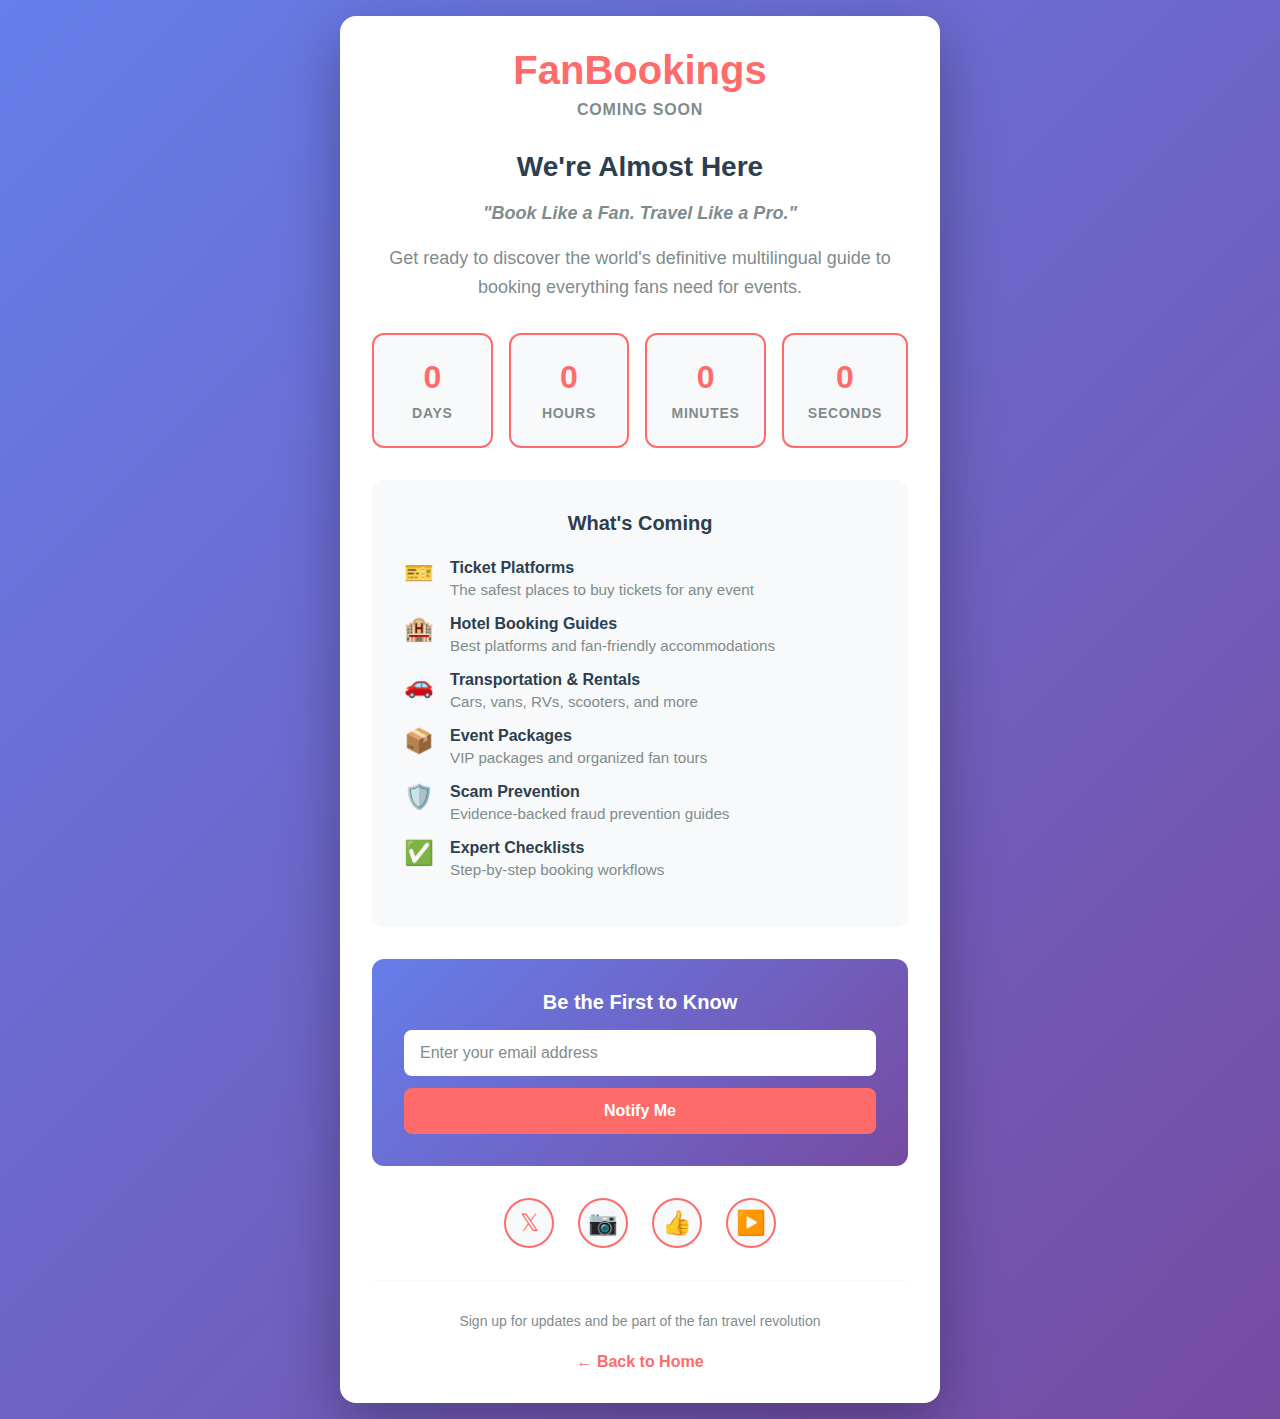
<file: coming-soon.html>
<!DOCTYPE html>
<html lang="en">
<head>
    <meta charset="UTF-8">
    <meta name="viewport" content="width=device-width, initial-scale=1.0">
    <meta name="description" content="FanBookings.com is coming soon. Get ready to discover the world's definitive multilingual guide to booking everything fans need for events.">
    <meta name="robots" content="noindex, follow">
    <meta name="theme-color" content="#FF6B6B">
    <title>Coming Soon - FanBookings.com | Book Like a Fan</title>
    <style>
        /* ============================================
           FanBookings Coming Soon - Full Page CSS
           ============================================ */

        :root {
            --primary-color: #FF6B6B;
            --primary-dark: #E63946;
            --secondary-color: #4ECDC4;
            --text-dark: #2C3E50;
            --text-light: #7F8C8D;
            --bg-light: #F8F9FA;
            --bg-white: #FFFFFF;
        }

        * {
            margin: 0;
            padding: 0;
            box-sizing: border-box;
        }

        html {
            scroll-behavior: smooth;
        }

        body {
            font-family: -apple-system, BlinkMacSystemFont, 'Segoe UI', Roboto, Oxygen, Ubuntu, Cantarell, sans-serif;
            background: linear-gradient(135deg, #667eea 0%, #764ba2 100%);
            min-height: 100vh;
            display: flex;
            align-items: center;
            justify-content: center;
            padding: 1rem;
            color: var(--text-dark);
        }

        .coming-soon-container {
            background: white;
            border-radius: 1rem;
            padding: 2rem;
            max-width: 600px;
            width: 100%;
            box-shadow: 0 20px 60px rgba(0, 0, 0, 0.3);
            text-align: center;
            animation: slideUp 0.8s ease-out;
        }

        @keyframes slideUp {
            from {
                opacity: 0;
                transform: translateY(30px);
            }
            to {
                opacity: 1;
                transform: translateY(0);
            }
        }

        .logo-section {
            margin-bottom: 2rem;
        }

        .logo-section h1 {
            font-size: 2.5rem;
            color: var(--primary-color);
            font-weight: 800;
            margin-bottom: 0.5rem;
        }

        .logo-section p {
            font-size: 1rem;
            color: var(--text-light);
            font-weight: 600;
            text-transform: uppercase;
            letter-spacing: 0.05em;
        }

        .content-section {
            margin: 2rem 0;
        }

        .content-section h2 {
            font-size: 1.75rem;
            color: var(--text-dark);
            margin-bottom: 1rem;
            font-weight: 700;
        }

        .content-section p {
            font-size: 1.125rem;
            color: var(--text-light);
            margin-bottom: 1rem;
            line-height: 1.6;
        }

        .tagline {
            font-size: 1.375rem;
            color: var(--primary-color);
            font-weight: 700;
            margin-bottom: 1.5rem;
            font-style: italic;
        }

        .countdown {
            display: grid;
            grid-template-columns: repeat(4, 1fr);
            gap: 1rem;
            margin: 2rem 0;
        }

        .countdown-item {
            background: var(--bg-light);
            padding: 1.5rem;
            border-radius: 0.75rem;
            border: 2px solid var(--primary-color);
        }

        .countdown-number {
            font-size: 2rem;
            font-weight: 800;
            color: var(--primary-color);
            display: block;
            margin-bottom: 0.5rem;
        }

        .countdown-label {
            font-size: 0.875rem;
            color: var(--text-light);
            text-transform: uppercase;
            font-weight: 600;
            letter-spacing: 0.05em;
        }

        .features-list {
            text-align: left;
            background: var(--bg-light);
            padding: 2rem;
            border-radius: 0.75rem;
            margin: 2rem 0;
        }

        .features-list h3 {
            color: var(--text-dark);
            margin-bottom: 1.5rem;
            text-align: center;
            font-size: 1.25rem;
        }

        .feature-item {
            display: flex;
            align-items: flex-start;
            margin-bottom: 1rem;
            gap: 1rem;
        }

        .feature-icon {
            font-size: 1.5rem;
            flex-shrink: 0;
            color: var(--primary-color);
        }

        .feature-text {
            flex: 1;
        }

        .feature-text strong {
            display: block;
            color: var(--text-dark);
            margin-bottom: 0.25rem;
        }

        .feature-text span {
            font-size: 0.95rem;
            color: var(--text-light);
        }

        .email-signup {
            background: linear-gradient(135deg, #667eea 0%, #764ba2 100%);
            padding: 2rem;
            border-radius: 0.75rem;
            margin: 2rem 0;
            color: white;
        }

        .email-signup h3 {
            color: white;
            margin-bottom: 1rem;
            font-size: 1.25rem;
        }

        .email-form {
            display: flex;
            flex-direction: column;
            gap: 0.75rem;
        }

        .email-input {
            padding: 0.875rem 1rem;
            border: none;
            border-radius: 0.5rem;
            font-size: 1rem;
            font-family: inherit;
            background: white;
            color: var(--text-dark);
            transition: all 0.3s ease;
        }

        .email-input::placeholder {
            color: var(--text-light);
        }

        .email-input:focus {
            outline: none;
            box-shadow: 0 0 0 3px rgba(255, 107, 107, 0.3);
        }

        .email-btn {
            padding: 0.875rem 1.5rem;
            background: var(--primary-color);
            color: white;
            border: none;
            border-radius: 0.5rem;
            font-weight: 600;
            font-size: 1rem;
            cursor: pointer;
            transition: all 0.3s ease;
            font-family: inherit;
        }

        .email-btn:hover {
            background: var(--primary-dark);
            transform: translateY(-2px);
            box-shadow: 0 4px 12px rgba(0, 0, 0, 0.2);
        }

        .email-btn:active {
            transform: translateY(0);
        }

        .social-links {
            display: flex;
            justify-content: center;
            gap: 1.5rem;
            margin: 2rem 0;
        }

        .social-link {
            display: inline-flex;
            align-items: center;
            justify-content: center;
            width: 50px;
            height: 50px;
            background: var(--bg-light);
            border-radius: 50%;
            text-decoration: none;
            color: var(--primary-color);
            font-size: 1.5rem;
            transition: all 0.3s ease;
            border: 2px solid var(--primary-color);
        }

        .social-link:hover {
            background: var(--primary-color);
            color: white;
            transform: translateY(-3px);
            box-shadow: 0 8px 20px rgba(0, 0, 0, 0.15);
        }

        .footer-text {
            color: var(--text-light);
            font-size: 0.875rem;
            margin-top: 2rem;
            padding-top: 2rem;
            border-top: 1px solid var(--bg-light);
        }

        .back-link {
            display: inline-block;
            color: var(--primary-color);
            text-decoration: none;
            font-weight: 600;
            margin-top: 1.5rem;
            transition: all 0.3s ease;
        }

        .back-link:hover {
            color: var(--primary-dark);
            gap: 0.5rem;
        }

        .back-link::before {
            content: "← ";
        }

        /* Responsive Design */
        @media (max-width: 600px) {
            .coming-soon-container {
                padding: 1.5rem;
            }

            .logo-section h1 {
                font-size: 2rem;
            }

            .content-section h2 {
                font-size: 1.5rem;
            }

            .countdown {
                grid-template-columns: repeat(2, 1fr);
                gap: 0.75rem;
            }

            .countdown-number {
                font-size: 1.5rem;
            }

            .countdown-label {
                font-size: 0.75rem;
            }

            .features-list {
                padding: 1.5rem;
            }

            .email-signup {
                padding: 1.5rem;
            }

            .social-links {
                gap: 1rem;
            }

            .social-link {
                width: 45px;
                height: 45px;
                font-size: 1.25rem;
            }
        }

        @media (prefers-reduced-motion: reduce) {
            * {
                animation-duration: 0.01ms !important;
                animation-iteration-count: 1 !important;
                transition-duration: 0.01ms !important;
            }
        }

        @media (prefers-color-scheme: dark) {
            body {
                background: linear-gradient(135deg, #1a1a2e 0%, #16213e 100%);
            }

            .coming-soon-container {
                background: #0f0f0f;
                color: #F0F2F5;
            }

            .content-section h2,
            .logo-section h1 {
                color: #FF8787;
            }

            .content-section p,
            .text-light,
            .countdown-label {
                color: #B0B3B8;
            }

            .features-list,
            .email-input {
                background: #1a1a1a;
            }

            .features-list h3,
            .feature-text strong {
                color: #F0F2F5;
            }

            .email-input {
                color: #F0F2F5;
            }

            .social-link {
                background: #1a1a1a;
            }
        }

        /* Accessibility */
        button:focus,
        a:focus,
        input:focus {
            outline: 2px solid var(--primary-color);
            outline-offset: 2px;
        }

        @media (hover: none) {
            .email-btn:active {
                transform: scale(0.98);
            }

            .social-link:active {
                transform: scale(0.95);
            }
        }
    </style>
</head>
<body>
    <div class="coming-soon-container">
        <div class="logo-section">
            <h1>FanBookings</h1>
            <p>Coming Soon</p>
        </div>

        <div class="content-section">
            <h2>We're Almost Here</h2>
            <p class="tagline">"Book Like a Fan. Travel Like a Pro."</p>
            <p>Get ready to discover the world's definitive multilingual guide to booking everything fans need for events.</p>
        </div>

        <div class="countdown">
            <div class="countdown-item">
                <span class="countdown-number" id="days">0</span>
                <span class="countdown-label">Days</span>
            </div>
            <div class="countdown-item">
                <span class="countdown-number" id="hours">0</span>
                <span class="countdown-label">Hours</span>
            </div>
            <div class="countdown-item">
                <span class="countdown-number" id="minutes">0</span>
                <span class="countdown-label">Minutes</span>
            </div>
            <div class="countdown-item">
                <span class="countdown-number" id="seconds">0</span>
                <span class="countdown-label">Seconds</span>
            </div>
        </div>

        <div class="features-list">
            <h3>What's Coming</h3>
            <div class="feature-item">
                <div class="feature-icon">🎫</div>
                <div class="feature-text">
                    <strong>Ticket Platforms</strong>
                    <span>The safest places to buy tickets for any event</span>
                </div>
            </div>
            <div class="feature-item">
                <div class="feature-icon">🏨</div>
                <div class="feature-text">
                    <strong>Hotel Booking Guides</strong>
                    <span>Best platforms and fan-friendly accommodations</span>
                </div>
            </div>
            <div class="feature-item">
                <div class="feature-icon">🚗</div>
                <div class="feature-text">
                    <strong>Transportation & Rentals</strong>
                    <span>Cars, vans, RVs, scooters, and more</span>
                </div>
            </div>
            <div class="feature-item">
                <div class="feature-icon">📦</div>
                <div class="feature-text">
                    <strong>Event Packages</strong>
                    <span>VIP packages and organized fan tours</span>
                </div>
            </div>
            <div class="feature-item">
                <div class="feature-icon">🛡️</div>
                <div class="feature-text">
                    <strong>Scam Prevention</strong>
                    <span>Evidence-backed fraud prevention guides</span>
                </div>
            </div>
            <div class="feature-item">
                <div class="feature-icon">✅</div>
                <div class="feature-text">
                    <strong>Expert Checklists</strong>
                    <span>Step-by-step booking workflows</span>
                </div>
            </div>
        </div>

        <div class="email-signup">
            <h3>Be the First to Know</h3>
            <form class="email-form" id="emailForm">
                <input
                    type="email"
                    class="email-input"
                    placeholder="Enter your email address"
                    required
                    aria-label="Email address for notifications"
                >
                <button type="submit" class="email-btn">Notify Me</button>
            </form>
        </div>

        <div class="social-links">
            <a href="#" class="social-link" title="Follow on Twitter" aria-label="Follow on Twitter">𝕏</a>
            <a href="#" class="social-link" title="Follow on Instagram" aria-label="Follow on Instagram">📷</a>
            <a href="#" class="social-link" title="Follow on Facebook" aria-label="Follow on Facebook">👍</a>
            <a href="#" class="social-link" title="Subscribe on YouTube" aria-label="Subscribe on YouTube">▶️</a>
        </div>

        <p class="footer-text">
            Sign up for updates and be part of the fan travel revolution
        </p>

        <a href="/" class="back-link">Back to Home</a>
    </div>

    <script>
        // Countdown Timer
        function updateCountdown() {
            const launchDate = new Date('2025-03-15').getTime();
            const now = new Date().getTime();
            const distance = launchDate - now;

            if (distance < 0) {
                document.getElementById('days').textContent = '0';
                document.getElementById('hours').textContent = '0';
                document.getElementById('minutes').textContent = '0';
                document.getElementById('seconds').textContent = '0';
                return;
            }

            const days = Math.floor(distance / (1000 * 60 * 60 * 24));
            const hours = Math.floor((distance % (1000 * 60 * 60 * 24)) / (1000 * 60 * 60));
            const minutes = Math.floor((distance % (1000 * 60 * 60)) / (1000 * 60));
            const seconds = Math.floor((distance % (1000 * 60)) / 1000);

            document.getElementById('days').textContent = days;
            document.getElementById('hours').textContent = hours;
            document.getElementById('minutes').textContent = minutes;
            document.getElementById('seconds').textContent = seconds;
        }

        // Update countdown every second
        updateCountdown();
        setInterval(updateCountdown, 1000);

        // Email Form Handling
        document.getElementById('emailForm').addEventListener('submit', function(e) {
            e.preventDefault();

            const email = this.querySelector('input[type="email"]').value;
            const button = this.querySelector('button');
            const originalText = button.textContent;

            button.disabled = true;
            button.textContent = 'Thanks! Check your email...';
            button.style.background = 'var(--secondary-color)';

            // Simulate API call
            setTimeout(() => {
                this.reset();
                button.disabled = false;
                button.textContent = originalText;
                button.style.background = '';

                // Show success message
                alert('Thank you! We\'ll notify you when FanBookings launches.');
            }, 1500);
        });

        // Accessibility: announce countdown updates
        setInterval(() => {
            const announcementText = `${document.getElementById('days').textContent} days, ${document.getElementById('hours').textContent} hours, ${document.getElementById('minutes').textContent} minutes until launch`;
            // Could use aria-live region here for screen reader announcement
        }, 60000); // Every minute

        console.log('Coming Soon page loaded');
    </script>
</body>
</html>
</file>
